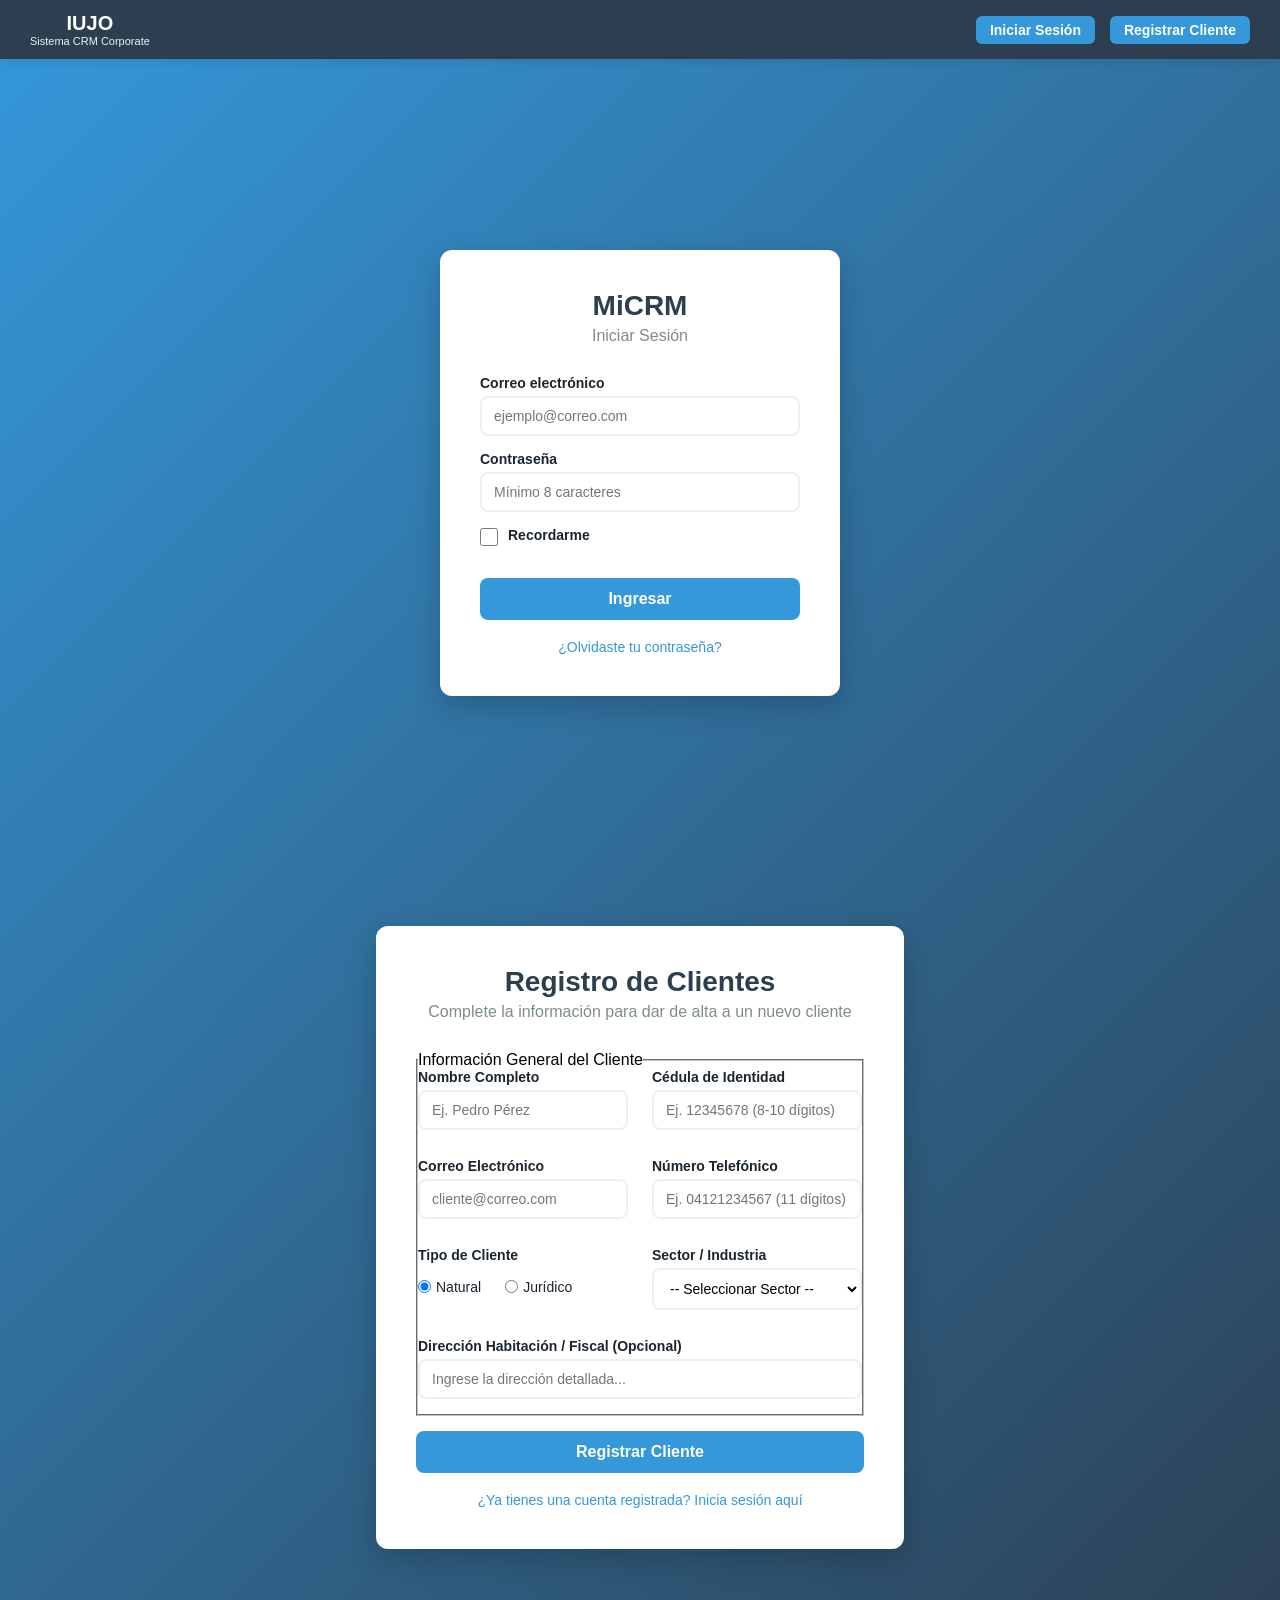
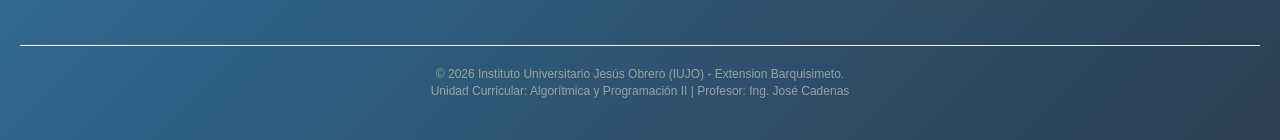
<file: index.html>
<!DOCTYPE html>
<html lang="es">
<head>
    <meta charset="UTF-8">
    <meta name="viewport" content="width=device-width, initial-scale=1.0">
    <title>MiCRM - Sistema de Gestión</title>
    <link rel="stylesheet" href="estilo.css">
</head>
<body>

    <!-- MENÚ SUPERIOR -->
    <header class="main-header">
        <div class="logo">
            <h1>IUJO</h1>
            <p>Sistema CRM Corporate</p>
        </div>
        <nav class="nav-links">
            <a href="#login">Iniciar Sesión</a>
            <a href="#registro">Registrar Cliente</a>
        </nav>
    </header>

    <main>
        <!-- INICIO DE SESIÓN (Login) -->
        <section id="login" class="login-container">
            <div class="login-card">
                <header>
                    <h1>MiCRM</h1>
                    <p>Iniciar Sesión</p>
                </header>

                <form action="#" method="POST">
                    <div class="form-group">
                        <label for="email-login">Correo electrónico</label>
                        <input type="email" id="email-login" name="email" required placeholder="ejemplo@correo.com">
                    </div>

                    <div class="form-group">
                        <label for="password">Contraseña</label>
                        <input type="password" id="password" name="password" required minlength="8" placeholder="Mínimo 8 caracteres">
                    </div>

                    <div class="form-group checkbox">
                        <input type="checkbox" id="remember" name="remember">
                        <label for="remember">Recordarme</label>
                    </div>

                    <button type="submit" class="btn-primary">Ingresar</button>
                </form>

                <div class="links-footer">
                    <a href="#">¿Olvidaste tu contraseña?</a>
                </div>
            </div>
        </section>

        <!-- REGISTRO -->
        <section id="registro" class="registro-container">
            <div class="registro-card">
                <header>
                    <h1>Registro de Clientes</h1>
                    <p>Complete la información para dar de alta a un nuevo cliente</p>
                </header>

                <form action="#" method="POST">
                    <fieldset>
                        <legend>Información General del Cliente</legend>
                        <div class="form-grid">
                            
                            <div class="form-group">
                                <label for="nombre">Nombre Completo</label>
                                <input type="text" id="nombre" name="nombre" required pattern="[A-Za-záéíóúñÑ ]+" placeholder="Ej. Pedro Pérez">
                            </div>

                            <div class="form-group">
                                <label for="cedula">Cédula de Identidad</label>
                                <input type="tel" id="cedula" name="cedula" required pattern="[0-9]{8,10}" minlength="8" maxlength="10" placeholder="Ej. 12345678 (8-10 dígitos)">
                            </div>

                            <div class="form-group">
                                <label for="email">Correo Electrónico</label>
                                <input type="email" id="email" name="email" required placeholder="cliente@correo.com">
                            </div>

                            <div class="form-group">
                                <label for="telefono">Número Telefónico</label>
                                <input type="tel" id="telefono" name="telefono" required pattern="[0-9]{11}" maxlength="11" placeholder="Ej. 04121234567 (11 dígitos)">
                            </div>

                            <div class="form-group radio-group">
                                <label class="main-label">Tipo de Cliente</label>
                                <div class="radio-options">
                                    <label for="natural">
                                        <input type="radio" id="natural" name="tipo_cliente" value="natural" checked> Natural
                                    </label>
                                    <label for="juridico">
                                        <input type="radio" id="juridico" name="tipo_cliente" value="juridico"> Jurídico
                                    </label>
                                </div>
                            </div>

                            <div class="form-group">
                                <label for="sector">Sector / Industria</label>
                                <select name="sector" id="sector" required>
                                    <option value="" disabled selected>-- Seleccionar Sector --</option>
                                    <option value="Tecnología">Tecnología e Informática</option>
                                    <option value="Comercio">Comercio y Servicios</option>
                                    <option value="Salud">Salud y Farmacia</option>
                                    <option value="Educación">Educación y Capacitación</option>
                                </select>
                            </div>

                            <div class="form-group full-width">
                                <label for="direccion">Dirección Habitación / Fiscal (Opcional)</label>
                                <input type="text" id="direccion" name="direccion" placeholder="Ingrese la dirección detallada...">
                            </div>
                        </div>
                    </fieldset>

                    <button type="submit" class="btn-primary">Registrar Cliente</button>
                </form>

                <div class="links-footer">
                    <a href="#login">¿Ya tienes una cuenta registrada? Inicia sesión aquí</a>
                </div>
            </div>
        </section>
    </main>

    <footer>
        <p>© 2026 Instituto Universitario Jesús Obrero (IUJO) - Extension Barquisimeto.</p>
        <p>Unidad Curricular: Algorítmica y Programación II | Profesor: Ing. José Cadenas</p>
    </footer>

</body>
</html>
</file>
<file: estilo.css>
/* ===== RESET Y CONFIGURACIÓN GLOBAL ===== */

* {
    margin: 0;
    padding: 0;
    box-sizing: border-box;
}

/* ===== VARIABLES DE COLOR  ===== */
:root {
    --primary: #2c3e50;
    --secondary: #3498db;
    --accent: #e74c3c;
    --success: #2ecc71;
    --light: #ecf0f1;
    --dark: #1a252f;
    --white: #ffffff;
    --shadow: rgba(0, 0, 0, 0.1);
}

body {
    font-family: 'Segoe UI', Tahoma, Geneva, Verdana, sans-serif;
    background: linear-gradient(135deg, var(--secondary), #2c3e50);
    display: flex;
    flex-direction: column;
    align-items: center;
    min-height: 100vh;
    padding: 20px;
    padding-top: 90px;
    scroll-behavior: smooth; 
}

.main-header {
    position: fixed;
    top: 0;
    left: 0;
    width: 100%;
    background-color: var(--primary);
    color: var(--white);
    display: flex;
    justify-content: space-between;
    align-items: center;
    padding: 12px 30px;
    z-index: 1000;
    box-shadow: 0 2px 10px var(--shadow);
}

.main-header .logo h1 {
    font-size: 20px;
    margin: 0;
    color: var(--white);
}

.main-header .logo p {
    font-size: 11px;
    color: var(--light);
}

.nav-links {
    display: flex;
    gap: 15px;
}

.nav-links a {
    color: var(--white);
    text-decoration: none;
    background-color: var(--secondary);
    padding: 6px 14px;
    border-radius: 6px;
    font-size: 14px;
    font-weight: 600;
    transition: background-color 0.3s ease;
}

.nav-links a:hover {
    background-color: #2980b9;
}

section {
    width: 100%;
    min-height: 85vh;
    display: flex;
    justify-content: center;
    align-items: center;
    padding: 20px 0;
}

/* ===== CONTENEDOR PRINCIPAL ===== */
.login-container, 
.registro-container {
    width: 100%;
    display: flex;
    justify-content: center;
    align-items: center;
}

/* ===== TARJETAS ===== */
.login-card {
    background: var(--white);
    padding: 40px;
    border-radius: 12px;
    box-shadow: 0 10px 30px rgba(0, 0, 0, 0.2);
    width: 100%;
    max-width: 400px;
    transition: transform 0.3s ease, box-shadow 0.3s ease;
}

.registro-card {
    background: var(--white);
    padding: 40px;
    border-radius: 12px;
    box-shadow: 0 10px 30px rgba(0, 0, 0, 0.2);
    width: 100%;
    max-width: 650px; 
    transition: transform 0.3s ease, box-shadow 0.3s ease;
}

.login-card:hover,
.registro-card:hover {
    transform: translateY(-5px);
    box-shadow: 0 15px 40px rgba(0, 0, 0, 0.3);
}

/* ===== HEADER DE LA TARJETA ===== */
header {
    text-align: center;
    margin-bottom: 30px;
}

header h1 {
    font-size: 28px;
    color: var(--primary);
    margin-bottom: 5px;
}

header p {
    color: #7f8c8d;
    font-size: 16px;
}

.form-group {
    margin-bottom: 15px;
}

label {
    display: block;
    font-weight: 600;
    margin-bottom: 5px;
    color: var(--dark);
    font-size: 14px;
}

input[type="email"], 
input[type="password"],
input[type="text"],
input[type="tel"],
select {
    width: 100%;
    padding: 10px 12px;
    border: 2px solid #ecf0f1;
    border-radius: 8px;
    font-size: 14px;
    font-family: inherit;
    background-color: var(--white);
    transition: border-color 0.3s ease, box-shadow 0.3s ease;
}

input[type="email"]:focus,
input[type="password"]:focus,
input[type="text"]:focus,
input[type="tel"]:focus,
select:focus {
    outline: none;
    border-color: var(--secondary);
    box-shadow: 0 0 0 3px rgba(52, 152, 219, 0.2);
}

input:invalid:not(:placeholder-shown) {
    border-color: var(--accent);
}

input:valid:not(:placeholder-shown) {
    border-color: var(--success);
}

.checkbox {
    display: flex;
    align-items: center;
    gap: 10px;
}

.checkbox input[type="checkbox"] {
    width: 18px;
    height: 18px;
    cursor: pointer;
}

.radio-options {
    display: flex;
    gap: 1.5rem;
    align-items: center; 
    height: 38px;    
}

.radio-options label {
    font-weight: normal;
    margin-bottom: 0;
    cursor: pointer;
    display: flex;
    align-items: center;
    gap: 5px;
}

.btn-primary {
    width: 100%;
    padding: 12px;
    background: var(--secondary);
    color: var(--white);
    border: none;
    border-radius: 8px;
    font-size: 16px;
    font-weight: 600;
    font-family: inherit;
    cursor: pointer;
    margin-top: 15px;
    transition: background-color 0.3s ease, transform 0.2s ease, box-shadow 0.3s ease;
}

.btn-primary:hover {
    background: #2980b9;
    transform: scale(1.02);
    box-shadow: 0 5px 15px rgba(52, 152, 219, 0.4);
}

.btn-primary:active {
    transform: scale(0.98);
}

.links-footer {
    text-align: center;
    margin-top: 18px;
}

.links-footer a {
    color: var(--secondary);
    text-decoration: none;
    font-size: 14px;
    font-weight: 500;
    transition: color 0.3s ease, text-decoration 0.3s ease;
}

.links-footer a:hover {
    color: #2980b9;
    text-decoration: underline;
}

/* ===== FOOTER CON INFORMACIÓN ACADÉMICA ===== */
footer {
    text-align: center;
    width: 100%;
    margin-top: 25px;
    padding: 20px 0;
    border-top: 1px solid #ecf0f1;
}

footer p {
    font-size: 12px;
    color: #95a5a6;
    line-height: 1.4;
}

/* ===== FORMULARIO EN 2 COLUMNAS ===== */
.form-grid {
    display: grid;
    grid-template-columns: 1fr 1fr;
    gap: 0.8rem 1.5rem;
}

.full-width {
    grid-column: span 2;
}

/* ===== RESPONSIVE ===== */
@media (max-width: 600px) {
    .form-grid {
        grid-template-columns: 1fr;
    }
    
    .full-width {
        grid-column: span 1;
    }

    .login-card,
    .registro-card {
        padding: 25px;
    }
    
    header h1 {
        font-size: 24px;
    }

    .main-header {
        flex-direction: column;
        gap: 8px;
        padding: 10px;
    }

    body {
        padding-top: 110px;
    }
}
</file>
